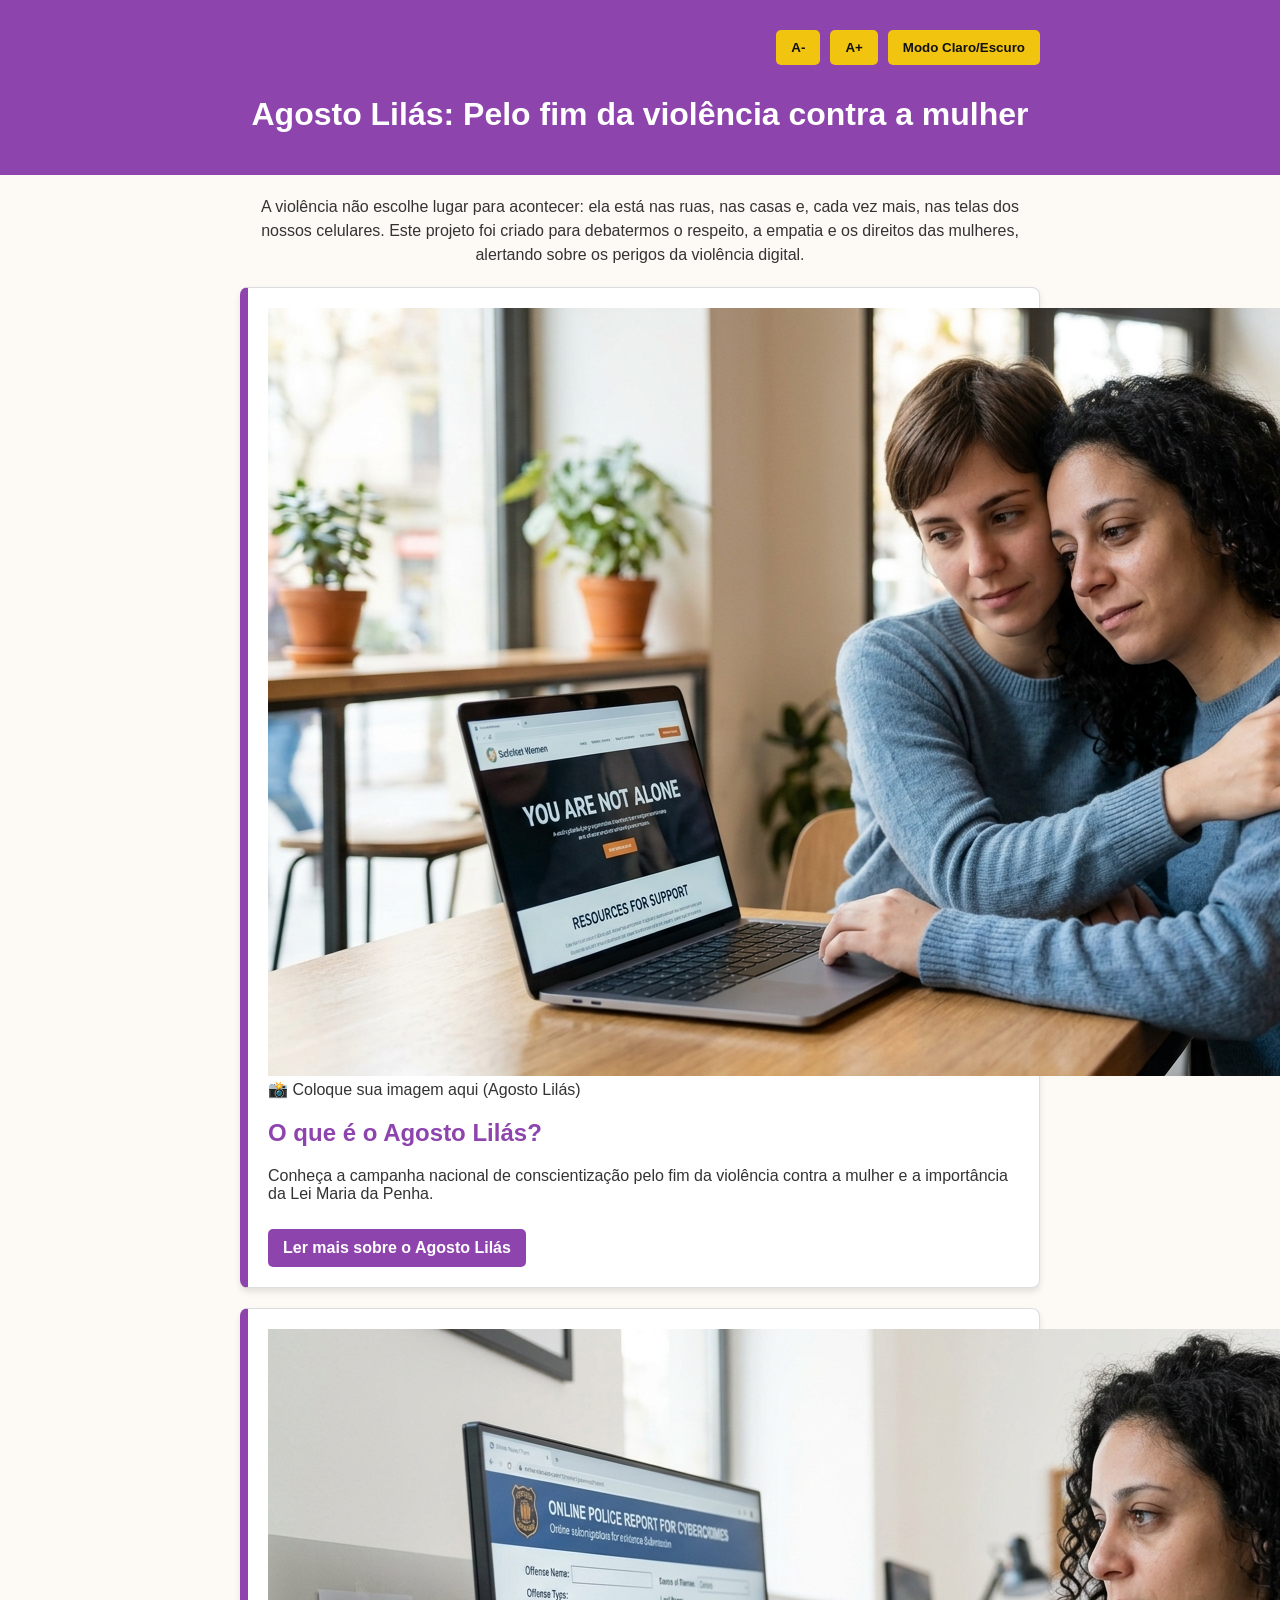
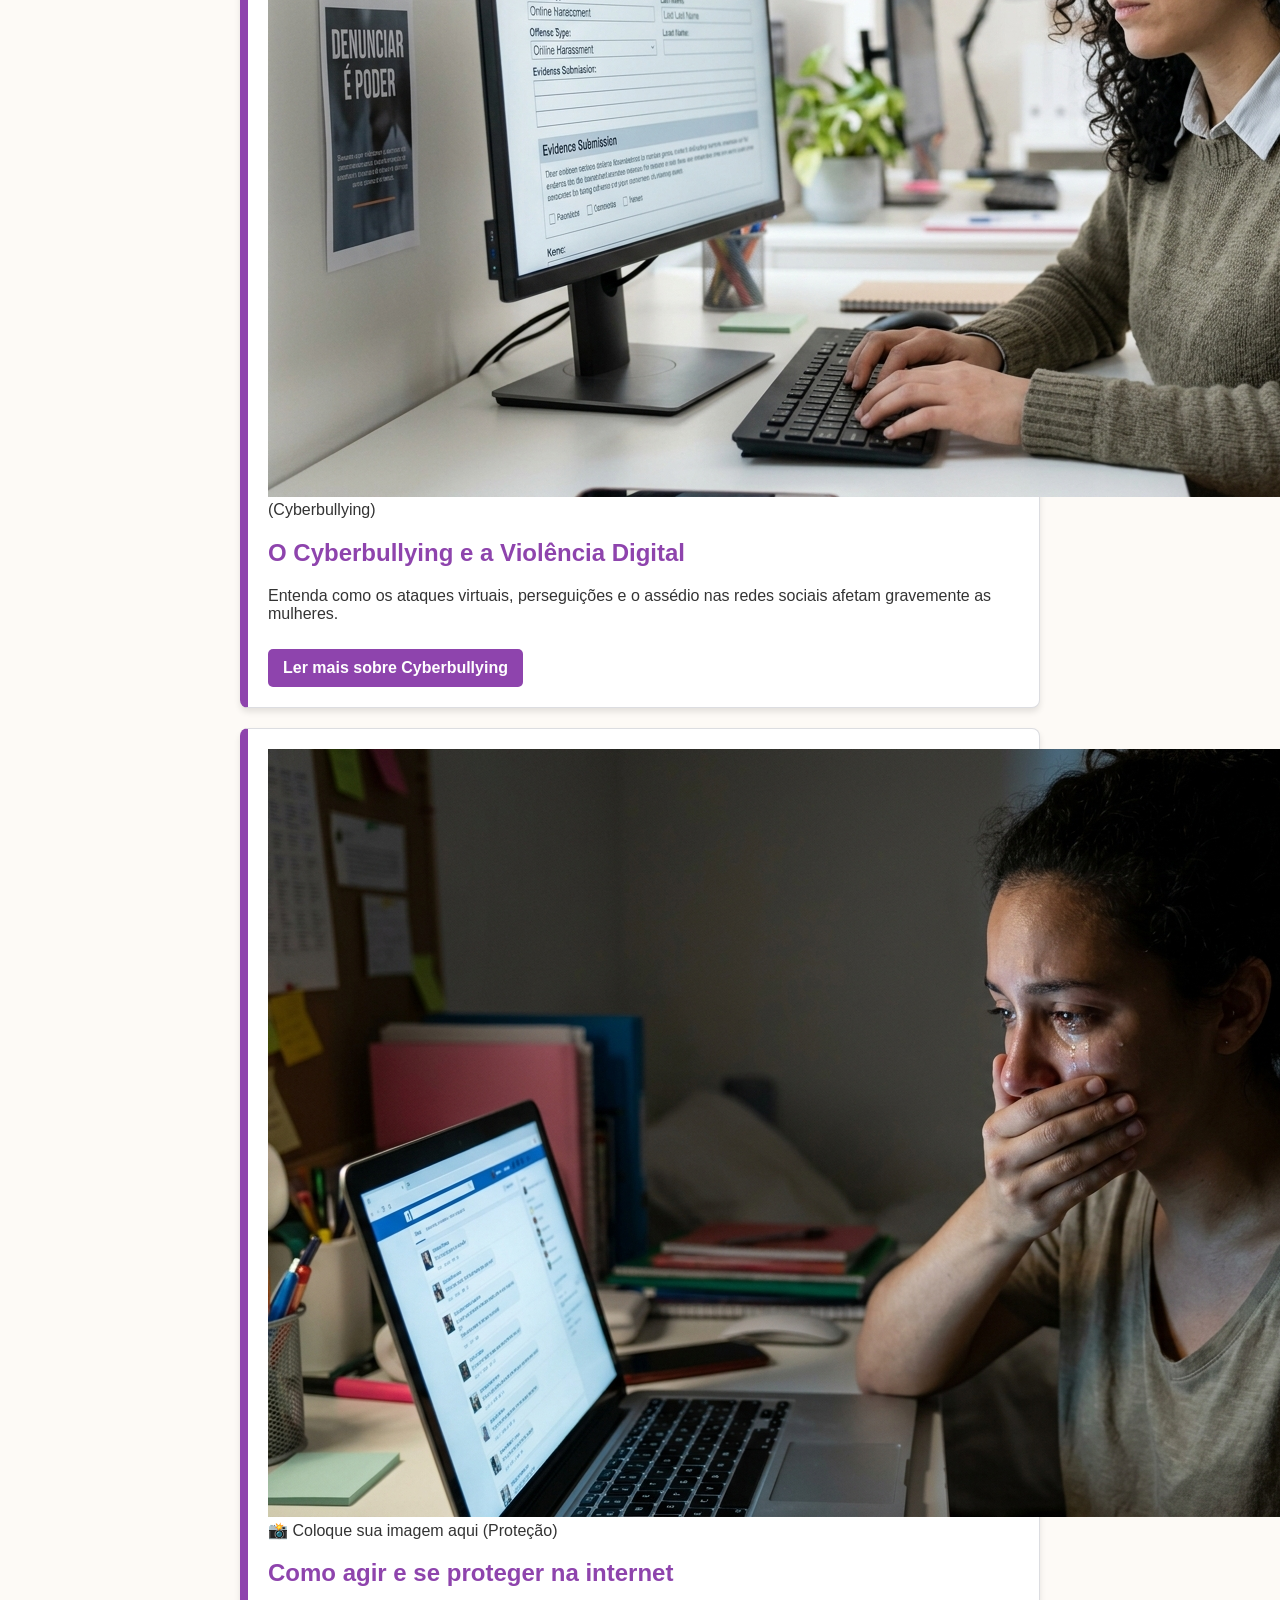
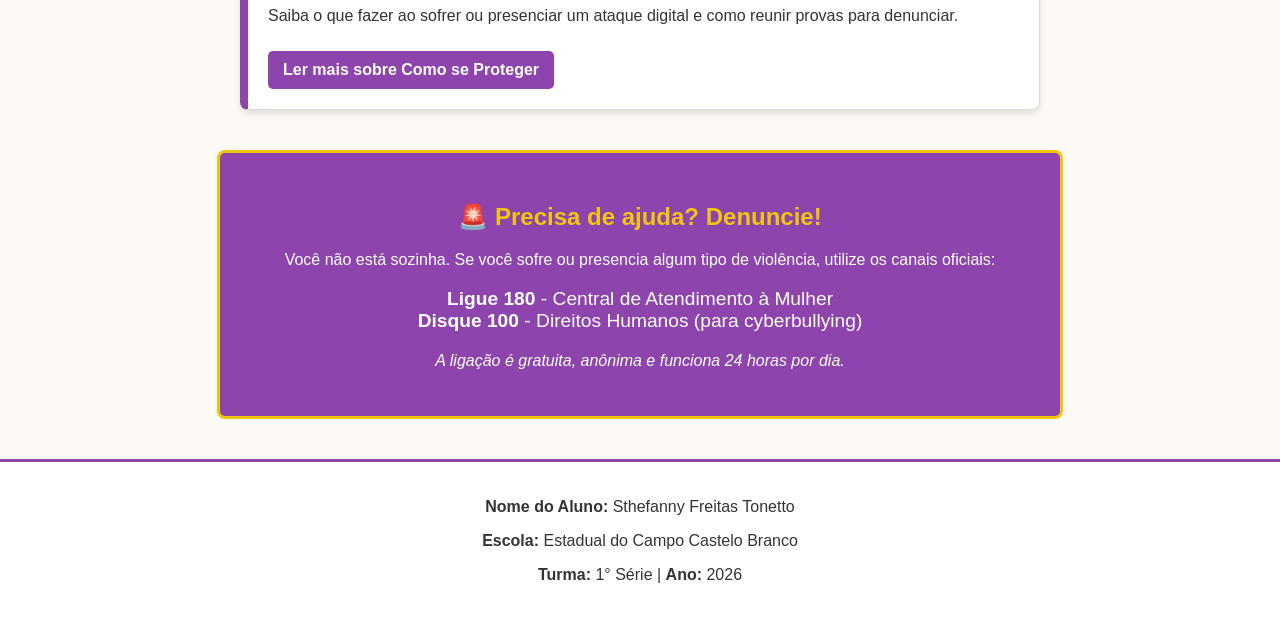
<file: index.html>
<!DOCTYPE html>
<html lang="pt-BR">
<head>
    <meta charset="UTF-8">
    <meta name="viewport" content="width=device-width, initial-scale=1.0">
    <title>Agosto Lilás & Cyberbullying</title>
    <link rel="stylesheet" href="style.css">
</head>
<body>
    <header>
        <div class="accessibility-bar">
            <button id="btn-decrease-text" aria-label="Diminuir letra">A-</button>
            <button id="btn-increase-text" aria-label="Aumentar letra">A+</button>
            <button id="btn-toggle-theme" aria-label="Alternar modo claro e escuro">Modo Claro/Escuro</button>
        </div>
        <h1>Agosto Lilás: Pelo fim da violência contra a mulher</h1>
    </header>

    <main>
        <section class="intro-text">
            <p>A violência não escolhe lugar para acontecer: ela está nas ruas, nas casas e, cada vez mais, nas telas dos nossos celulares. Este projeto foi criado para debatermos o respeito, a empatia e os direitos das mulheres, alertando sobre os perigos da violência digital.</p>
        </section>

        <!-- DIV 1: Leva para pagina1.html -->
        <div class="info-card">
            <!-- Espaço para imagem -->
            <img src="Gemini_Generated_Image_ (4).png">📸 Coloque sua imagem aqui (Agosto Lilás)</img src>
            <h2>O que é o Agosto Lilás?</h2>
            <p>Conheça a campanha nacional de conscientização pelo fim da violência contra a mulher e a importância da Lei Maria da Penha.</p>
            <a href="pagina1.html" class="btn-link">Ler mais sobre o Agosto Lilás</a>
        </div>

        <!-- DIV 2: Leva para pagina2.html -->
        <div class="info-card">
            <!-- Espaço para imagem -->
            <img src="Gemini_Generated_Image_ (5).png">(Cyberbullying)</img src>
            <h2>O Cyberbullying e a Violência Digital</h2>
            <p>Entenda como os ataques virtuais, perseguições e o assédio nas redes sociais afetam gravemente as mulheres.</p>
            <a href="pagina2.html" class="btn-link">Ler mais sobre Cyberbullying</a>
        </div>

        <!-- DIV 3: Leva para pagina3.html -->
        <div class="info-card">
            <!-- Espaço para imagem -->
            <img src="Gemini_Generated_Image_.png">📸 Coloque sua imagem aqui (Proteção)</img src>
            <h2>Como agir e se proteger na internet</h2>
            <p>Saiba o que fazer ao sofrer ou presenciar um ataque digital e como reunir provas para denunciar.</p>
            <a href="pagina3.html" class="btn-link">Ler mais sobre Como se Proteger</a>
        </div>
    </main>

    <section class="hotline-banner">
        <h2>🚨 Precisa de ajuda? Denuncie!</h2>
        <p>Você não está sozinha. Se você sofre ou presencia algum tipo de violência, utilize os canais oficiais:</p>
        <ul>
            <li><strong>Ligue 180</strong> - Central de Atendimento à Mulher</li>
            <li><strong>Disque 100</strong> - Direitos Humanos (para cyberbullying)</li>
        </ul>
        <p><em>A ligação é gratuita, anônima e funciona 24 horas por dia.</em></p>
    </section>

    <footer>
        <div class="student-info">
            <p><strong>Nome do Aluno:</strong> Sthefanny Freitas Tonetto</p>
            <p><strong>Escola:</strong> Estadual do Campo Castelo Branco</p>
            <p><strong>Turma:</strong> 1° Série | <strong>Ano:</strong> 2026</p>
        </div>
    </footer>

    <script src="script.js"></script>
</body>
</html>
</file>
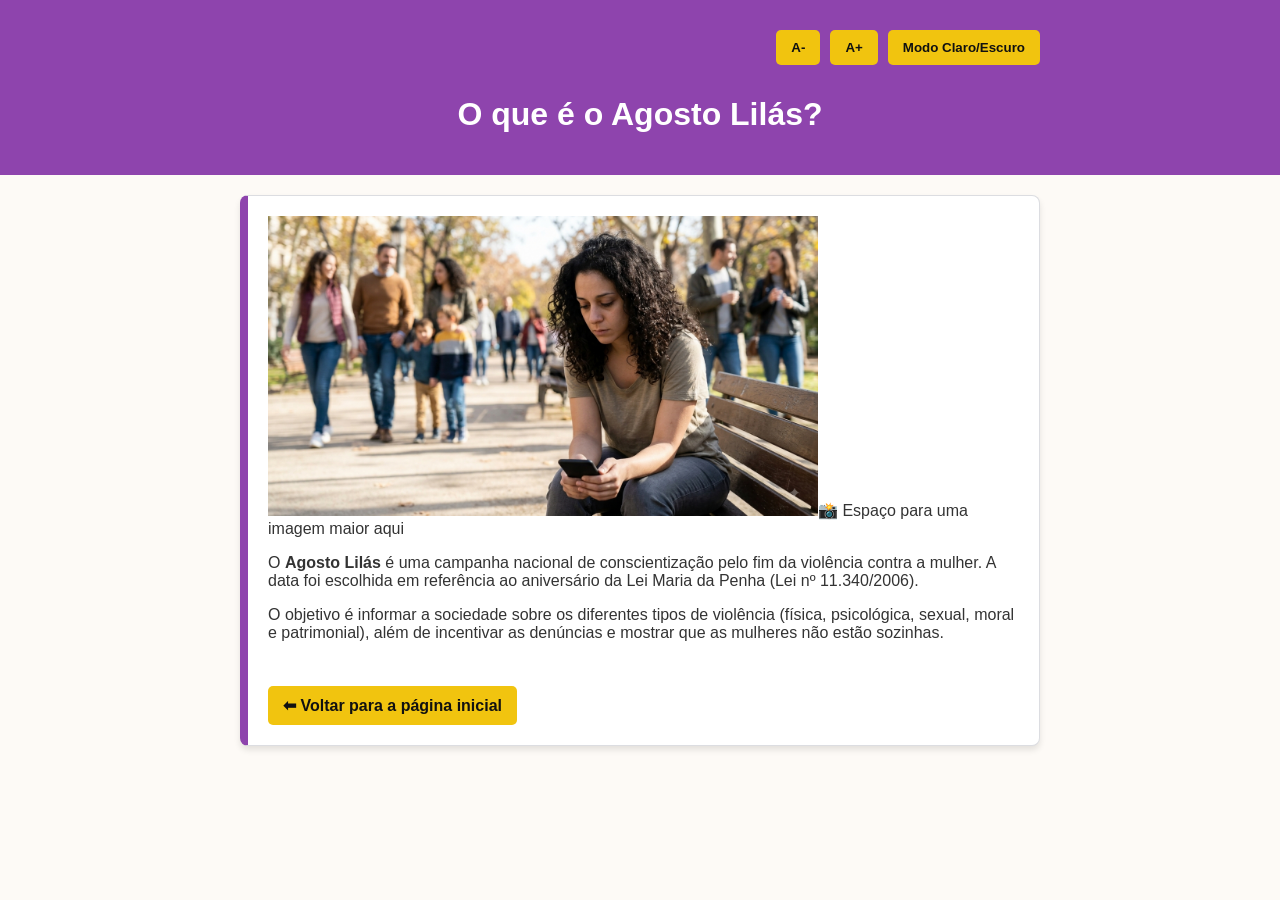
<file: pagina1.html>
<!DOCTYPE html>
<html lang="pt-BR">
<head>
    <meta charset="UTF-8">
    <meta name="viewport" content="width=device-width, initial-scale=1.0">
    <title>Agosto Lilás - Detalhes</title>
    <link rel="stylesheet" href="style.css">
</head>
<body>
    <header>
        <div class="accessibility-bar">
            <button id="btn-decrease-text">A-</button>
            <button id="btn-increase-text">A+</button>
            <button id="btn-toggle-theme">Modo Claro/Escuro</button>
        </div>
        <h1>O que é o Agosto Lilás?</h1>
    </header>

    <main>
        <div class="info-card">
            <img src="Gemini_Generated_Image_ (3).png" style="height: 300px;">📸 Espaço para uma imagem maior aqui</img src>
            <p>O <strong>Agosto Lilás</strong> é uma campanha nacional de conscientização pelo fim da violência contra a mulher. A data foi escolhida em referência ao aniversário da Lei Maria da Penha (Lei nº 11.340/2006).</p>
            <p>O objetivo é informar a sociedade sobre os diferentes tipos de violência (física, psicológica, sexual, moral e patrimonial), além de incentivar as denúncias e mostrar que as mulheres não estão sozinhas.</p>
            <br>
            <a href="index.html" class="btn-voltar">⬅ Voltar para a página inicial</a>
        </div>
    </main>

    <script src="script.js"></script>
</body>
</html>
</file>
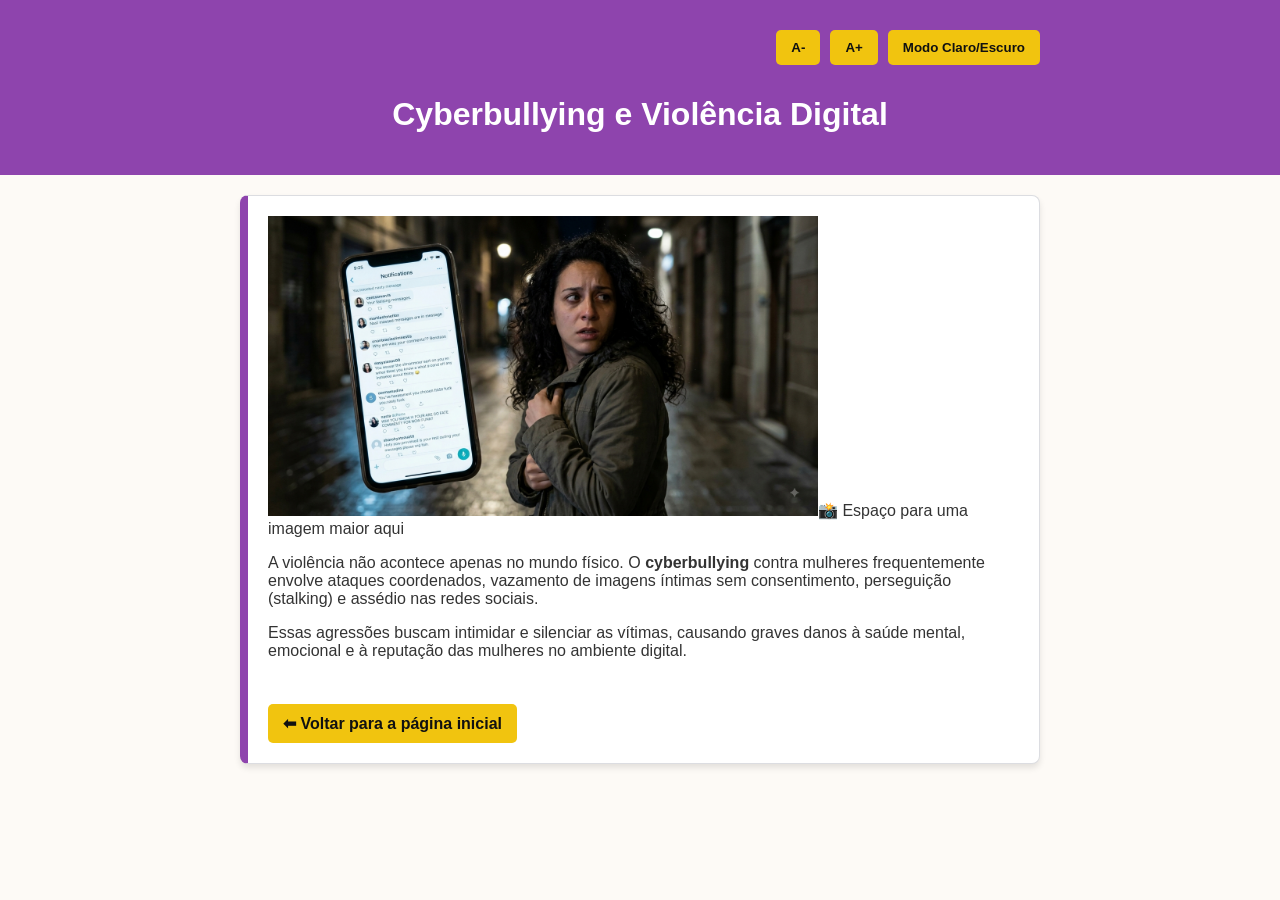
<file: pagina2.html>
<!DOCTYPE html>
<html lang="pt-BR">
<head>
    <meta charset="UTF-8">
    <meta name="viewport" content="width=device-width, initial-scale=1.0">
    <title>Cyberbullying - Detalhes</title>
    <link rel="stylesheet" href="style.css">
</head>
<body>
    <header>
        <div class="accessibility-bar">
            <button id="btn-decrease-text">A-</button>
            <button id="btn-increase-text">A+</button>
            <button id="btn-toggle-theme">Modo Claro/Escuro</button>
        </div>
        <h1>Cyberbullying e Violência Digital</h1>
    </header>

    <main>
        <div class="info-card">
            <img src="Gemini_Generated_Image_ (2).png" style="height: 300px;">📸 Espaço para uma imagem maior aqui</img src>
            <p>A violência não acontece apenas no mundo físico. O <strong>cyberbullying</strong> contra mulheres frequentemente envolve ataques coordenados, vazamento de imagens íntimas sem consentimento, perseguição (stalking) e assédio nas redes sociais.</p>
            <p>Essas agressões buscam intimidar e silenciar as vítimas, causando graves danos à saúde mental, emocional e à reputação das mulheres no ambiente digital.</p>
            <br>
            <a href="index.html" class="btn-voltar">⬅ Voltar para a página inicial</a>
        </div>
    </main>

    <script src="script.js"></script>
</body>
</html>
</file>
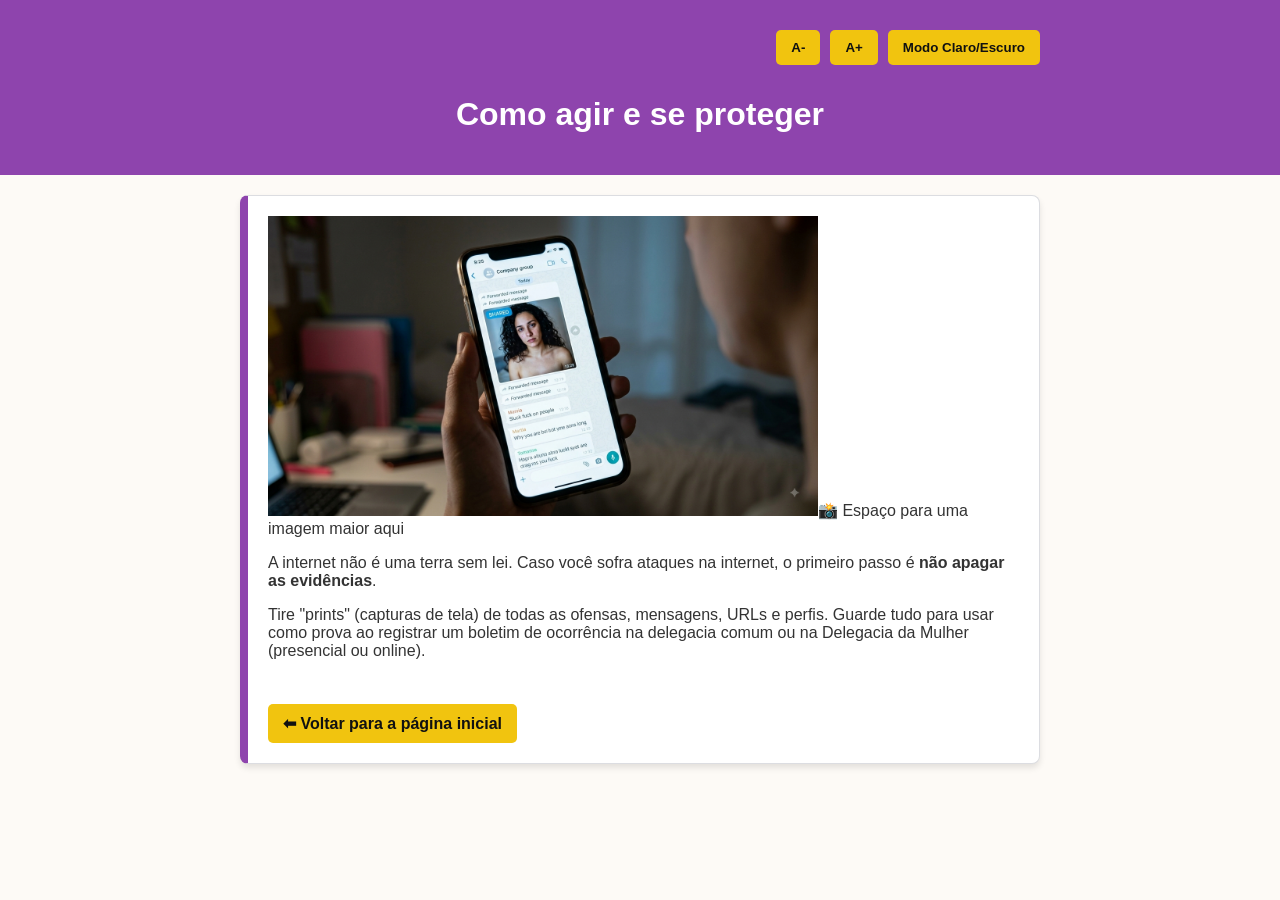
<file: pagina3.html>
<!DOCTYPE html>
<html lang="pt-BR">
<head>
    <meta charset="UTF-8">
    <meta name="viewport" content="width=device-width, initial-scale=1.0">
    <title>Como se proteger - Detalhes</title>
    <link rel="stylesheet" href="style.css">
</head>
<body>
    <header>
        <div class="accessibility-bar">
            <button id="btn-decrease-text">A-</button>
            <button id="btn-increase-text">A+</button>
            <button id="btn-toggle-theme">Modo Claro/Escuro</button>
        </div>
        <h1>Como agir e se proteger</h1>
    </header>

    <main>
        <div class="info-card">
            <img src="Gemini_Generated_Image_ (1).png" style="height: 300px;">📸 Espaço para uma imagem maior aqui</img src>
            <p>A internet não é uma terra sem lei. Caso você sofra ataques na internet, o primeiro passo é <strong>não apagar as evidências</strong>.</p>
            <p>Tire "prints" (capturas de tela) de todas as ofensas, mensagens, URLs e perfis. Guarde tudo para usar como prova ao registrar um boletim de ocorrência na delegacia comum ou na Delegacia da Mulher (presencial ou online).</p>
            <br>
            <a href="index.html" class="btn-voltar">⬅ Voltar para a página inicial</a>
        </div>
    </main>

    <script src="script.js"></script>
</body>
</html>
</file>
<file: style.css>
/* Configuração das cores (Modo Claro Padrão) */
:root {
    --bg-color: #fdfaf6;
    --text-color: #333333;
    --primary-color: #8e44ad; /* Roxo/Lilás */
    --secondary-color: #f1c40f; /* Amarelo complementar */
    --card-bg: #ffffff;
    --border-color: #dcdde1;
    --img-placeholder-bg: #e1e1e1;
}

/* Configuração das cores (Modo Escuro) */
body.dark-mode {
    --bg-color: #1a1a1a;
    --text-color: #f5f6fa;
    --primary-color: #9b59b6;
    --secondary-color: #f39c12;
    --card-bg: #2d2d2d;
    --border-color: #444444;
    --img-placeholder-bg: #444444;
}

body {
    font-family: Arial, Helvetica, sans-serif;
    background-color: var(--bg-color);
    color: var(--text-color);
    margin: 0;
    padding: 0;
    font-size: 16px;
    transition: background-color 0.3s, color 0.3s;
}

header {
    background-color: var(--primary-color);
    color: white;
    padding: 20px;
    text-align: center;
}

.accessibility-bar {
    display: flex;
    justify-content: flex-end;
    gap: 10px;
    padding: 10px;
    max-width: 800px;
    margin: 0 auto;
}

.accessibility-bar button {
    background-color: var(--secondary-color);
    color: #111;
    border: none;
    padding: 10px 15px;
    font-weight: bold;
    border-radius: 5px;
    cursor: pointer;
    transition: 0.2s;
}

.accessibility-bar button:hover {
    transform: scale(1.05);
}

.intro-text {
    max-width: 800px;
    margin: 20px auto;
    padding: 0 20px;
    text-align: center;
    line-height: 1.5;
}

main {
    max-width: 800px;
    margin: 20px auto;
    padding: 0 20px;
}

.info-card {
    background-color: var(--card-bg);
    border: 1px solid var(--border-color);
    border-left: 8px solid var(--primary-color);
    border-radius: 8px;
    padding: 20px;
    margin-bottom: 20px;
    box-shadow: 0 4px 6px rgba(0,0,0,0.1);
}

.info-card h2 { color: var(--primary-color); }

/* ESPAÇO PARA IMAGEM */
.img-placeholder {
    width: 100%;
    height: 180px;
    background-color: var(--img-placeholder-bg);
    color: var(--text-color);
    display: flex;
    align-items: center;
    justify-content: center;
    font-weight: bold;
    border-radius: 5px;
    margin-bottom: 15px;
    border: 2px dashed var(--border-color);
}

/* BOTÕES DE LINK E VOLTAR */
.btn-link, .btn-voltar {
    display: inline-block;
    background-color: var(--primary-color);
    color: white;
    text-decoration: none;
    padding: 10px 15px;
    border-radius: 5px;
    font-weight: bold;
    margin-top: 10px;
    transition: 0.2s;
}

.btn-voltar {
    background-color: var(--secondary-color);
    color: #111;
}

.btn-link:hover { background-color: #732d91; }
.btn-voltar:hover { background-color: #d4ac0d; }

.hotline-banner {
    background-color: var(--primary-color);
    color: white;
    max-width: 800px;
    margin: 40px auto;
    padding: 30px 20px;
    text-align: center;
    border-radius: 8px;
    border: 3px solid var(--secondary-color);
}

.hotline-banner h2 { color: var(--secondary-color); }
.hotline-banner ul { list-style: none; padding: 0; font-size: 1.2em; }

footer {
    background-color: var(--card-bg);
    border-top: 3px solid var(--primary-color);
    text-align: center;
    padding: 20px;
    margin-top: 20px;
}
</file>
